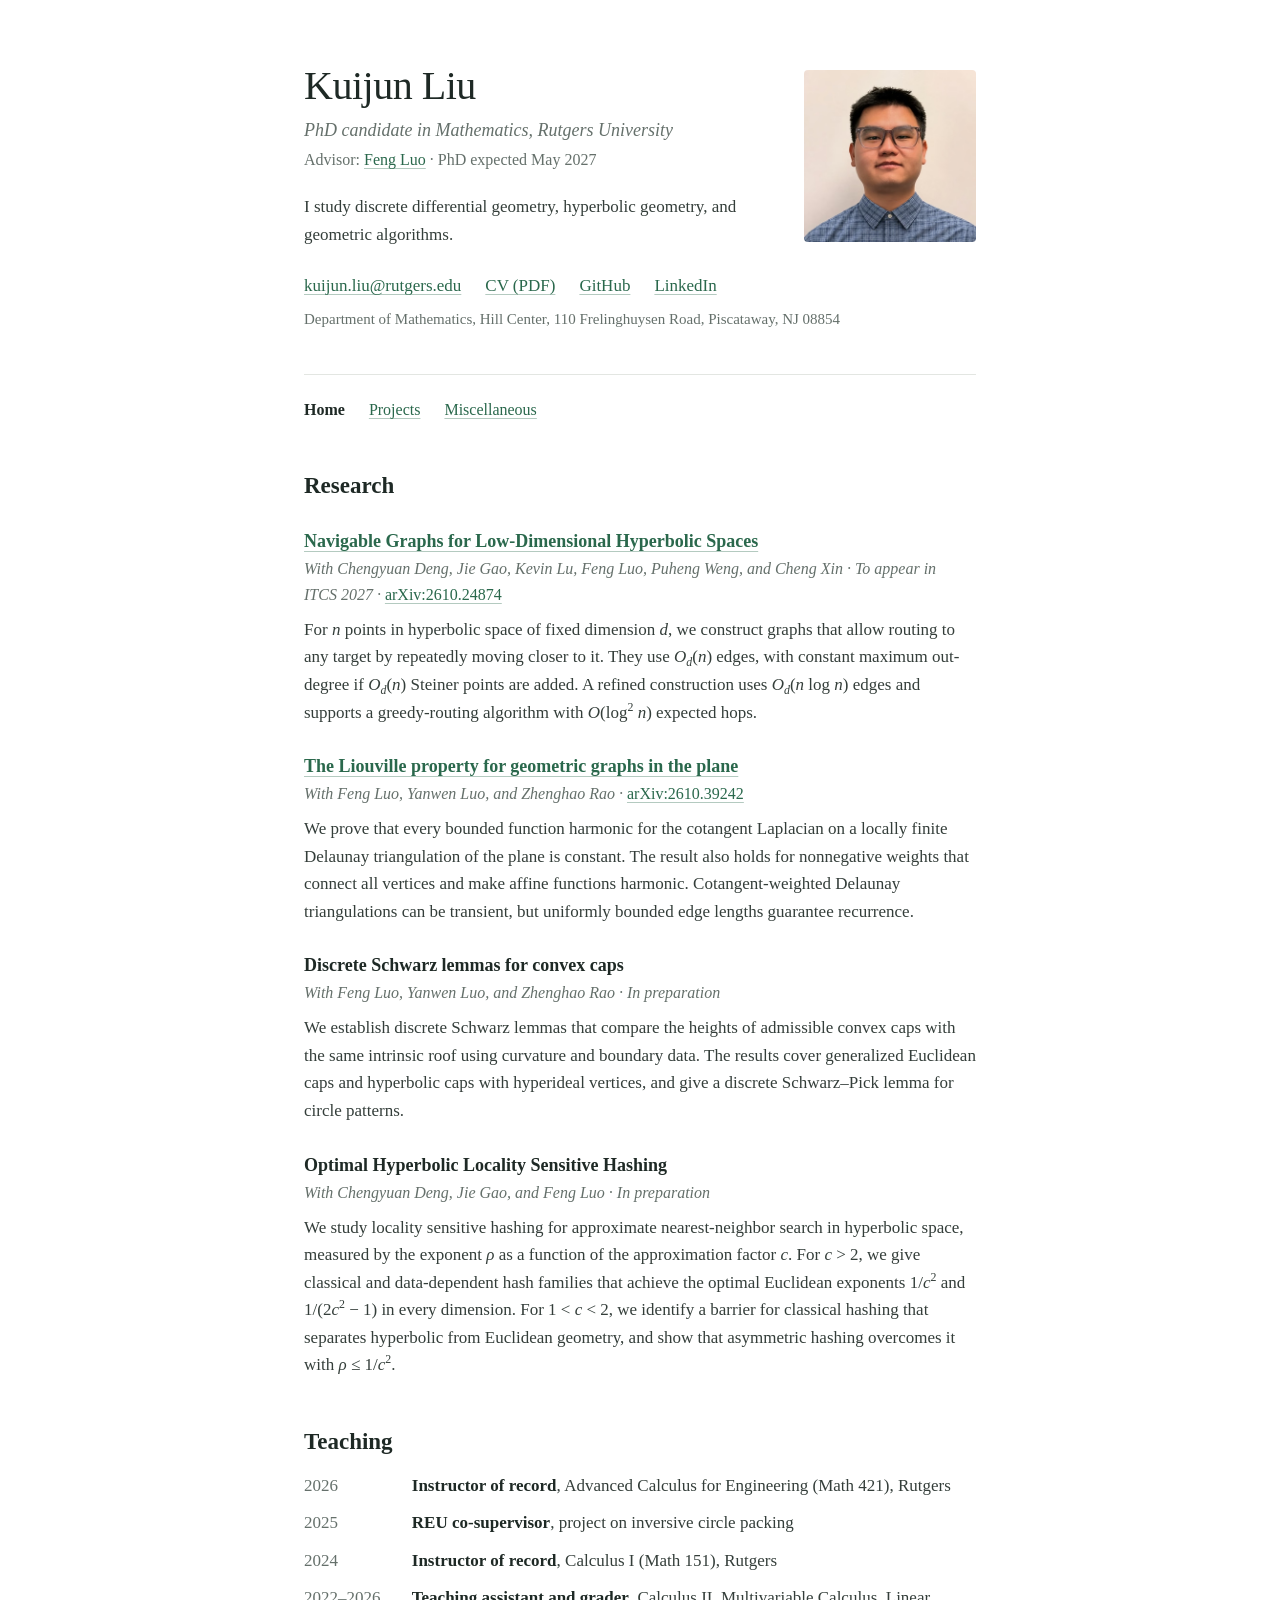
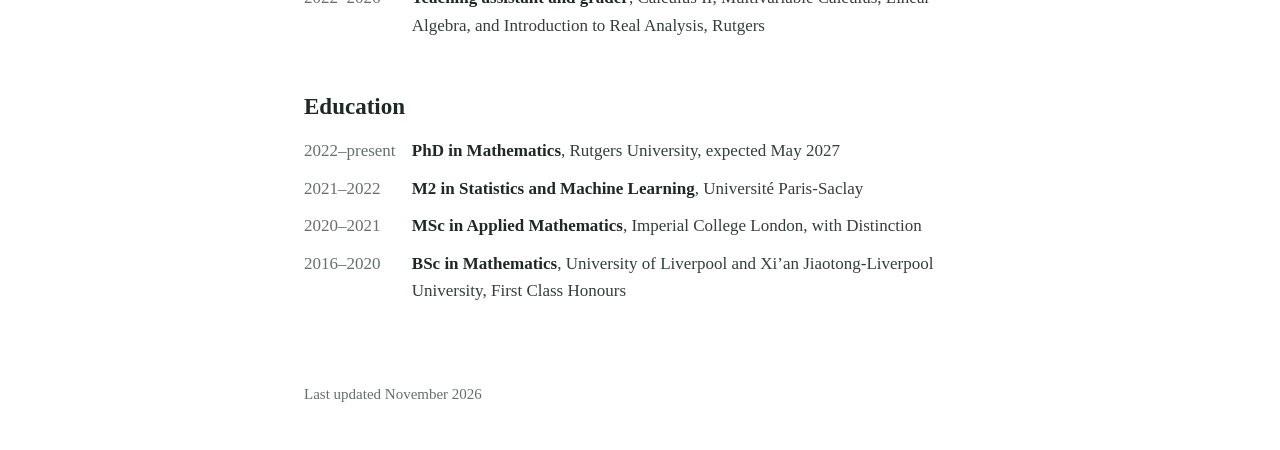
<file: index.html>
<!doctype html>
<html lang="en">
<head>
  <meta charset="utf-8">
  <meta name="viewport" content="width=device-width, initial-scale=1">
  <title>Kuijun Liu | Mathematics, Rutgers University</title>
  <meta name="description" content="Kuijun Liu is a PhD candidate in mathematics at Rutgers University working in discrete differential geometry, hyperbolic geometry, and geometric algorithms.">
  <meta name="theme-color" content="#ffffff">
  <link rel="canonical" href="https://kuijunliu.github.io/">
  <link rel="icon" href="[data-uri]" type="image/svg+xml">
  <meta property="og:type" content="profile">
  <meta property="og:title" content="Kuijun Liu | Mathematics, Rutgers University">
  <meta property="og:description" content="PhD candidate in mathematics at Rutgers University: discrete differential geometry, hyperbolic geometry, and geometric algorithms.">
  <meta property="og:url" content="https://kuijunliu.github.io/">
  <meta property="og:image" content="https://kuijunliu.github.io/kuijun-liu.jpg">
  <meta property="og:image:width" content="400">
  <meta property="og:image:height" content="400">
  <meta property="og:image:alt" content="Kuijun Liu">
  <meta name="twitter:card" content="summary">
  <script type="application/ld+json">{"@context":"https://schema.org","@type":"Person","name":"Kuijun Liu","url":"https://kuijunliu.github.io/","image":"https://kuijunliu.github.io/kuijun-liu.jpg","jobTitle":"PhD candidate in Mathematics","affiliation":{"@type":"CollegeOrUniversity","name":"Rutgers University"},"alumniOf":[{"@type":"CollegeOrUniversity","name":"Université Paris-Saclay"},{"@type":"CollegeOrUniversity","name":"Imperial College London"},{"@type":"CollegeOrUniversity","name":"University of Liverpool"},{"@type":"CollegeOrUniversity","name":"Xi’an Jiaotong-Liverpool University"}],"knowsAbout":["Discrete differential geometry","Hyperbolic geometry","Geometric algorithms","Nearest-neighbor search","Variational methods","Statistical learning"],"email":"mailto:kuijun.liu@rutgers.edu","sameAs":["https://github.com/KuijunLiu","https://www.linkedin.com/in/kuijun-liu-79505b190/"]}</script>
  <link rel="stylesheet" href="styles.css">
</head>
<body>
  <a class="skip-link" href="#main">Skip to content</a>
  <div class="wrap">
    <header class="intro">
      <div>
        <h1>Kuijun Liu</h1>
        <p class="role">PhD candidate in Mathematics, Rutgers University</p>
        <p class="advisor">Advisor: <a href="https://sites.math.rutgers.edu/~fluo/">Feng Luo</a> · PhD expected May 2027</p>
        <p class="bio">I study discrete differential geometry, hyperbolic geometry, and geometric algorithms.</p>
      </div>
      <img class="photo" src="[data-uri]" width="360" height="360" alt="Kuijun Liu" decoding="async">
      <div class="contact">
        <ul class="links">
          <li><a href="mailto:kuijun.liu@rutgers.edu">kuijun.liu@rutgers.edu</a></li>
          <li><a href="cv.pdf">CV (PDF)</a></li>
          <li><a href="https://github.com/KuijunLiu">GitHub</a></li>
          <li><a href="https://www.linkedin.com/in/kuijun-liu-79505b190/">LinkedIn</a></li>
        </ul>
        <p class="address">Department of Mathematics, Hill Center, 110 Frelinghuysen Road, Piscataway, NJ 08854</p>
      </div>
    </header>

    <nav class="site-nav" aria-label="Main navigation">
      <ul>
        <li><a href="index.html" aria-current="page">Home</a></li>
        <li><a href="projects.html">Projects</a></li>
        <li><a href="miscellaneous.html">Miscellaneous</a></li>
      </ul>
    </nav>

    <main id="main">
    <section id="research" aria-labelledby="research-heading">
      <h2 id="research-heading">Research</h2>
      <article class="entry">
        <h3><a href="https://arxiv.org/abs/2610.24874">Navigable Graphs for Low-Dimensional Hyperbolic Spaces</a></h3>
        <p class="meta">With Chengyuan Deng, Jie Gao, Kevin Lu, Feng Luo, Puheng Weng, and Cheng Xin · To appear in <span class="nowrap">ITCS 2027</span> · <a href="https://arxiv.org/abs/2610.24874">arXiv:2610.24874</a></p>
        <p class="summary">For <i>n</i> points in hyperbolic space of fixed dimension <i>d</i>, we construct graphs that allow routing to any target by repeatedly moving closer to it. They use <span class="math"><i>O<sub>d</sub></i>(<i>n</i>)</span> edges, with constant maximum out-degree if <span class="math"><i>O<sub>d</sub></i>(<i>n</i>)</span> Steiner points are added. A refined construction uses <span class="math"><i>O<sub>d</sub></i>(<i>n</i> log <i>n</i>)</span> edges and supports a greedy-routing algorithm with <span class="math"><i>O</i>(log<sup>2</sup> <i>n</i>)</span> expected hops.</p>
      </article>
      <article class="entry">
        <h3><a href="https://arxiv.org/abs/2610.39242">The Liouville property for geometric graphs in the plane</a></h3>
        <p class="meta">With Feng Luo, Yanwen Luo, and Zhenghao Rao · <a href="https://arxiv.org/abs/2610.39242">arXiv:2610.39242</a></p>
        <p class="summary">We prove that every bounded function harmonic for the cotangent Laplacian on a locally finite Delaunay triangulation of the plane is constant. The result also holds for nonnegative weights that connect all vertices and make affine functions harmonic. Cotangent-weighted Delaunay triangulations can be transient, but uniformly bounded edge lengths guarantee recurrence.</p>
      </article>
      <article class="entry">
        <h3>Discrete Schwarz lemmas for convex caps</h3>
        <p class="meta">With Feng Luo, Yanwen Luo, and Zhenghao Rao · In preparation</p>
        <p class="summary">We establish discrete Schwarz lemmas that compare the heights of admissible convex caps with the same intrinsic roof using curvature and boundary data. The results cover generalized Euclidean caps and hyperbolic caps with hyperideal vertices, and give a discrete Schwarz–Pick lemma for circle patterns.</p>
      </article>
      <article class="entry">
        <h3>Optimal Hyperbolic Locality Sensitive Hashing</h3>
        <p class="meta">With Chengyuan Deng, Jie Gao, and Feng Luo · In preparation</p>
        <p class="summary">We study locality sensitive hashing for approximate nearest-neighbor search in hyperbolic space, measured by the exponent <span class="math"><i>ρ</i></span> as a function of the approximation factor <span class="math"><i>c</i></span>. For <span class="math"><i>c</i> &gt; 2</span>, we give classical and data-dependent hash families that achieve the optimal Euclidean exponents <span class="math">1/<i>c</i><sup>2</sup></span> and <span class="math">1/(2<i>c</i><sup>2</sup> − 1)</span> in every dimension. For <span class="math">1 &lt; <i>c</i> &lt; 2</span>, we identify a barrier for classical hashing that separates hyperbolic from Euclidean geometry, and show that asymmetric hashing overcomes it with <span class="math"><i>ρ</i> ≤ 1/<i>c</i><sup>2</sup></span>.</p>
      </article>
    </section>

    <section id="teaching" aria-labelledby="teaching-heading">
      <h2 id="teaching-heading">Teaching</h2>
      <ul class="dated">
        <li><span class="date">2026</span><span><strong>Instructor of record</strong>, Advanced Calculus for Engineering (Math 421), Rutgers</span></li>
        <li><span class="date">2025</span><span><strong>REU co-supervisor</strong>, project on inversive circle packing</span></li>
        <li><span class="date">2024</span><span><strong>Instructor of record</strong>, Calculus I (Math 151), Rutgers</span></li>
        <li><span class="date">2022–2026</span><span><strong>Teaching assistant and grader</strong>, Calculus II, Multivariable Calculus, Linear Algebra, and Introduction to Real Analysis, Rutgers</span></li>
      </ul>
    </section>

    <section id="education" aria-labelledby="education-heading">
      <h2 id="education-heading">Education</h2>
      <ul class="dated">
        <li><span class="date">2022–present</span><span><strong>PhD in Mathematics</strong>, Rutgers University, expected May 2027</span></li>
        <li><span class="date">2021–2022</span><span><strong>M2 in Statistics and Machine Learning</strong>, Université Paris-Saclay</span></li>
        <li><span class="date">2020–2021</span><span><strong>MSc in Applied Mathematics</strong>, Imperial College London, with Distinction</span></li>
        <li><span class="date">2016–2020</span><span><strong>BSc in Mathematics</strong>, University of Liverpool and Xi’an Jiaotong-Liverpool University, First Class Honours</span></li>
      </ul>
    </section>

    </main>

    <footer>Last updated November 2026</footer>
  </div>
</body>
</html>
</file>
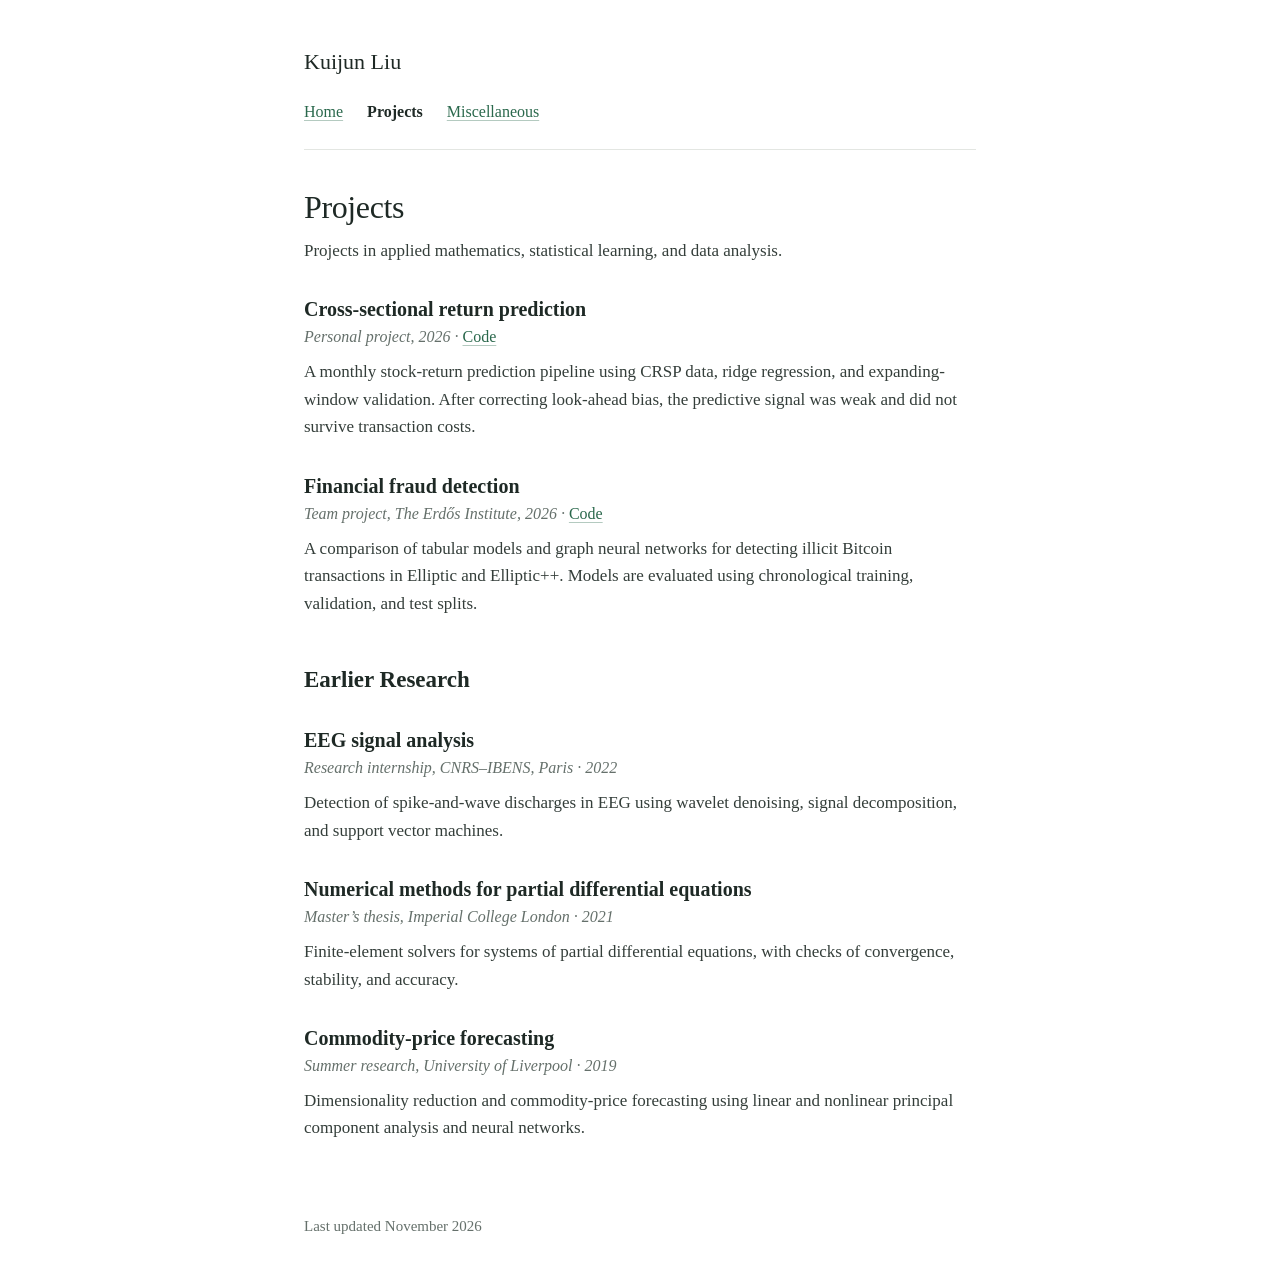
<file: earlier-research.html>
<!doctype html>
<html lang="en">
<head>
  <meta charset="utf-8">
  <meta name="viewport" content="width=device-width, initial-scale=1">
  <meta http-equiv="refresh" content="0; url=projects.html#earlier-research">
  <link rel="canonical" href="https://kuijunliu.github.io/projects.html">
  <title>Earlier Research | Kuijun Liu</title>
  <link rel="stylesheet" href="styles.css">
</head>
<body>
  <main class="wrap">
    <h1 class="page-title">Earlier Research</h1>
    <p class="lede">Earlier research is now part of <a href="projects.html#earlier-research">Projects</a>.</p>
  </main>
</body>
</html>
</file>
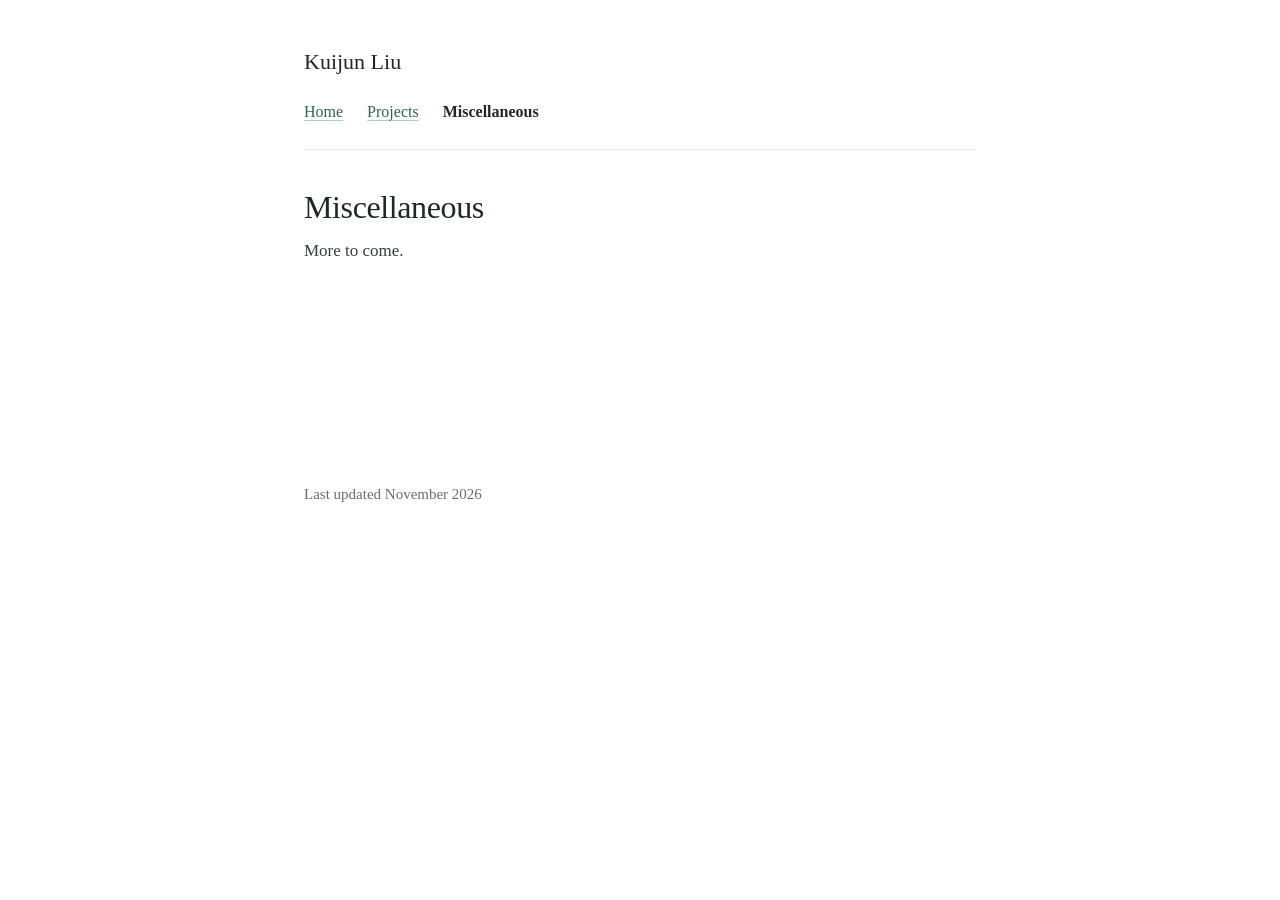
<file: miscellaneous.html>
<!doctype html>
<html lang="en">
<head>
  <meta charset="utf-8">
  <meta name="viewport" content="width=device-width, initial-scale=1">
  <title>Miscellaneous | Kuijun Liu</title>
  <meta name="description" content="Miscellaneous notes and links from Kuijun Liu.">
  <meta name="theme-color" content="#ffffff">
  <link rel="canonical" href="https://kuijunliu.github.io/miscellaneous.html">
  <link rel="icon" href="[data-uri]" type="image/svg+xml">
  <meta property="og:title" content="Miscellaneous | Kuijun Liu">
  <meta property="og:description" content="Miscellaneous notes and links from Kuijun Liu.">
  <meta property="og:type" content="website">
  <meta property="og:url" content="https://kuijunliu.github.io/miscellaneous.html">
  <link rel="stylesheet" href="styles.css">
</head>
<body>
  <a class="skip-link" href="#main">Skip to content</a>
  <div class="wrap">
    <header class="masthead">
      <p class="site-name"><a href="index.html">Kuijun Liu</a></p>
      <nav class="site-nav" aria-label="Main navigation">
      <ul>
        <li><a href="index.html">Home</a></li>
        <li><a href="projects.html">Projects</a></li>
        <li><a href="miscellaneous.html" aria-current="page">Miscellaneous</a></li>
      </ul>
    </nav>
    </header>
    <main id="main" class="quiet-page">
      <h1 class="page-title">Miscellaneous</h1>
      <p class="lede">More to come.</p>
    </main>
    <footer>Last updated November 2026</footer>
  </div>
</body>
</html>
</file>
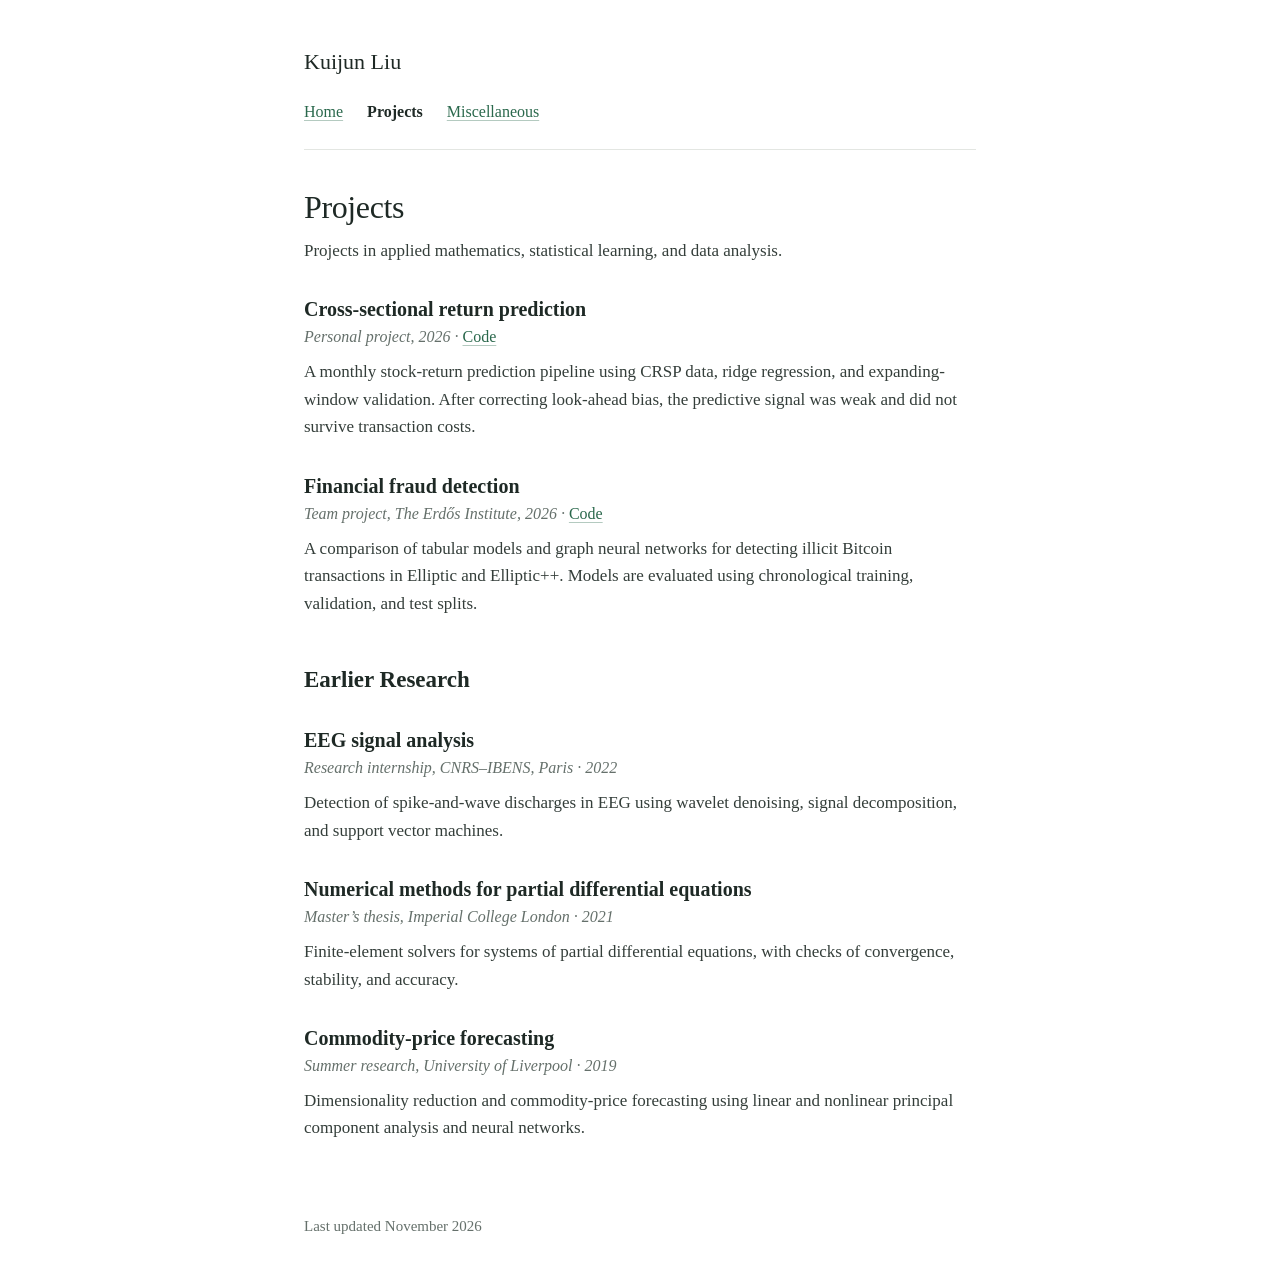
<file: projects.html>
<!doctype html>
<html lang="en">
<head>
  <meta charset="utf-8">
  <meta name="viewport" content="width=device-width, initial-scale=1">
  <title>Projects | Kuijun Liu</title>
  <meta name="description" content="Projects in applied mathematics, statistical learning, and data analysis by Kuijun Liu.">
  <meta name="theme-color" content="#ffffff">
  <link rel="canonical" href="https://kuijunliu.github.io/projects.html">
  <link rel="icon" href="[data-uri]" type="image/svg+xml">
  <meta property="og:title" content="Projects | Kuijun Liu">
  <meta property="og:description" content="Projects in applied mathematics, statistical learning, and data analysis by Kuijun Liu.">
  <meta property="og:type" content="website">
  <meta property="og:url" content="https://kuijunliu.github.io/projects.html">
  <meta property="og:image" content="https://kuijunliu.github.io/kuijun-liu.jpg">
  <meta property="og:image:alt" content="Kuijun Liu">
  <link rel="stylesheet" href="styles.css">
</head>
<body>
  <a class="skip-link" href="#main">Skip to content</a>
  <div class="wrap">
    <header class="masthead">
      <p class="site-name"><a href="index.html">Kuijun Liu</a></p>
      <nav class="site-nav" aria-label="Main navigation">
      <ul>
        <li><a href="index.html">Home</a></li>
        <li><a href="projects.html" aria-current="page">Projects</a></li>
        <li><a href="miscellaneous.html">Miscellaneous</a></li>
      </ul>
    </nav>
    </header>
    <main id="main">
      <h1 class="page-title">Projects</h1>
      <p class="lede">Projects in applied mathematics, statistical learning, and data analysis.</p>
      <article class="page-entry">
        <h2>Cross-sectional return prediction</h2>
        <p class="meta">Personal project, 2026 · <a href="https://github.com/KuijunLiu/Quant_trading_model">Code</a></p>
        <p class="summary">A monthly stock-return prediction pipeline using CRSP data, ridge regression, and expanding-window validation. After correcting look-ahead bias, the predictive signal was weak and did not survive transaction costs.</p>
      </article>
      <article class="page-entry">
        <h2>Financial fraud detection</h2>
        <p class="meta">Team project, The Erdős Institute, 2026 · <a href="https://github.com/Erdos-Projects/spring-2026-financial-fraud-detection">Code</a></p>
        <p class="summary">A comparison of tabular models and graph neural networks for detecting illicit Bitcoin transactions in Elliptic and Elliptic++. Models are evaluated using chronological training, validation, and test splits.</p>
      </article>
      <section id="earlier-research" aria-labelledby="earlier-research-heading">
        <h2 id="earlier-research-heading">Earlier Research</h2>
      <article class="page-entry">
        <h3>EEG signal analysis</h3>
        <p class="meta">Research internship, CNRS–IBENS, Paris · 2022</p>
        <p class="summary">Detection of spike-and-wave discharges in EEG using wavelet denoising, signal decomposition, and support vector machines.</p>
      </article>
      <article class="page-entry">
        <h3>Numerical methods for partial differential equations</h3>
        <p class="meta">Master’s thesis, Imperial College London · 2021</p>
        <p class="summary">Finite-element solvers for systems of partial differential equations, with checks of convergence, stability, and accuracy.</p>
      </article>
      <article class="page-entry">
        <h3>Commodity-price forecasting</h3>
        <p class="meta">Summer research, University of Liverpool · 2019</p>
        <p class="summary">Dimensionality reduction and commodity-price forecasting using linear and nonlinear principal component analysis and neural networks.</p>
      </article>
      </section>
    </main>
    <footer>Last updated November 2026</footer>
  </div>
</body>
</html>
</file>
<file: styles.css>
/* One column, one typeface, one accent color. System fonts only: no external requests. */
:root{--paper:#fff;--ink:#1e2925;--text:#343e3a;--muted:#65706b;--accent:#2a684c;--line:#e3e6e2;--serif:"Iowan Old Style","Palatino Linotype",Palatino,"TeX Gyre Pagella","URW Palladio L",P052,"Book Antiqua",Georgia,serif}
*{box-sizing:border-box}
html{-webkit-text-size-adjust:100%}
body{margin:0;background:var(--paper);color:var(--text);font-family:var(--serif);font-size:17px;line-height:1.62;font-kerning:normal;font-variant-numeric:lining-nums;-webkit-font-smoothing:antialiased}
h1,h2,h3,p,ul{margin:0}
ul{padding:0;list-style:none}
img{display:block;max-width:100%}
a{color:var(--accent);text-decoration:underline;text-decoration-thickness:1px;text-underline-offset:.2em;text-decoration-color:rgba(42,104,76,.35)}
a:hover{text-decoration-color:currentColor}
a:focus-visible{outline:2px solid var(--accent);outline-offset:3px;border-radius:2px}
strong{font-weight:600;color:var(--ink)}
.wrap{max-width:720px;margin:0 auto;padding-inline:24px}

/* Header */
.intro{display:grid;grid-template-columns:minmax(0,1fr) 172px;column-gap:44px;align-items:start;padding-block:64px 44px;border-bottom:1px solid var(--line)}
h1{font-size:40px;line-height:1.1;font-weight:400;letter-spacing:-.012em;color:var(--ink)}
.role{margin-top:8px;font-size:18px;font-style:italic;color:var(--muted)}
.advisor{margin-top:2px;font-size:16px;color:var(--muted)}
.bio{margin-top:20px}
.contact{grid-column:1/-1;margin-top:24px}
.links{display:flex;flex-wrap:wrap;gap:4px 24px}
.address{margin-top:8px;font-size:15px;line-height:1.5;color:var(--muted)}
.photo{width:172px;height:172px;object-fit:cover;border-radius:4px;margin-top:6px}

/* Sections */
section{padding-top:48px}
h2{font-size:23px;line-height:1.3;font-weight:600;color:var(--ink)}
.lede{margin-top:12px}
.entry{margin-top:28px}
.entry h3{font-size:18px;line-height:1.4;font-weight:600;color:var(--ink)}
.meta{margin-top:2px;font-size:16px;font-style:italic;color:var(--muted)}
.meta a{font-style:normal}
.summary{margin-top:8px}
.subhead{margin-top:40px;font-size:18px;line-height:1.4;font-weight:600;color:var(--ink)}
.dated{margin-top:10px}
.dated li{display:grid;grid-template-columns:5.4em minmax(0,1fr);column-gap:16px;padding-block:5px}
.date{color:var(--muted);white-space:nowrap}
.note{margin-top:20px;font-size:16px;color:var(--muted)}
.math,.nowrap{white-space:nowrap}
sup,sub{font-size:.7em;line-height:0}
footer{padding-block:72px 44px;font-size:15px;color:var(--muted)}

@media(max-width:640px){
  body{font-size:16.5px}
  .intro{grid-template-columns:minmax(0,1fr);padding-block:36px 36px}
  .photo{order:-1;width:112px;height:112px;margin:0 0 22px}
  h1{font-size:34px}
  .role{font-size:17px}
  .dated li{display:block;padding-block:7px}
  .date{display:block;font-size:15px;line-height:1.5}
}
@media print{
  body{font-size:10.5pt;color:#000}
  .wrap{max-width:none;padding:0}
  .intro{padding-block:0 18px}
  section{padding-top:16px}
  .photo{width:120px;height:120px}
  .entry{margin-top:12px}
  .subhead{margin-top:18px}
  .dated li{padding-block:2px}
  a{color:inherit;text-decoration:none}
  h2,h3,.meta{break-after:avoid}
  .entry,.dated li{break-inside:avoid}
  footer{padding-block:14px 0}
}

/* Shared navigation and secondary pages. */
.site-nav{padding-top:22px;font-size:16px}
.site-nav ul{display:flex;flex-wrap:wrap;gap:8px 24px}
.site-nav [aria-current="page"]{color:var(--ink);font-weight:600;text-decoration:none}
.skip-link{position:absolute;left:24px;top:-80px;background:var(--paper);padding:8px 12px;z-index:1}
.skip-link:focus{top:8px}
.masthead{padding-block:48px 24px;border-bottom:1px solid var(--line)}
.site-name{font-size:22px;line-height:1.3}
.site-name a{color:var(--ink);text-decoration:none}
.page-title{padding-top:40px;font-size:32px}
.page-entry{margin-top:32px}
.page-entry h2,.page-entry h3{font-size:20px;line-height:1.3;font-weight:600;color:var(--ink)}
.quiet-page{min-height:260px}
@media(max-width:640px){
  .masthead{padding-top:32px}
  .site-nav ul{gap:8px 20px}
  .page-title{font-size:29px}
}
@media print{.site-nav,.skip-link{display:none}.masthead{padding-top:0}.page-title{padding-top:20px}}
</file>
